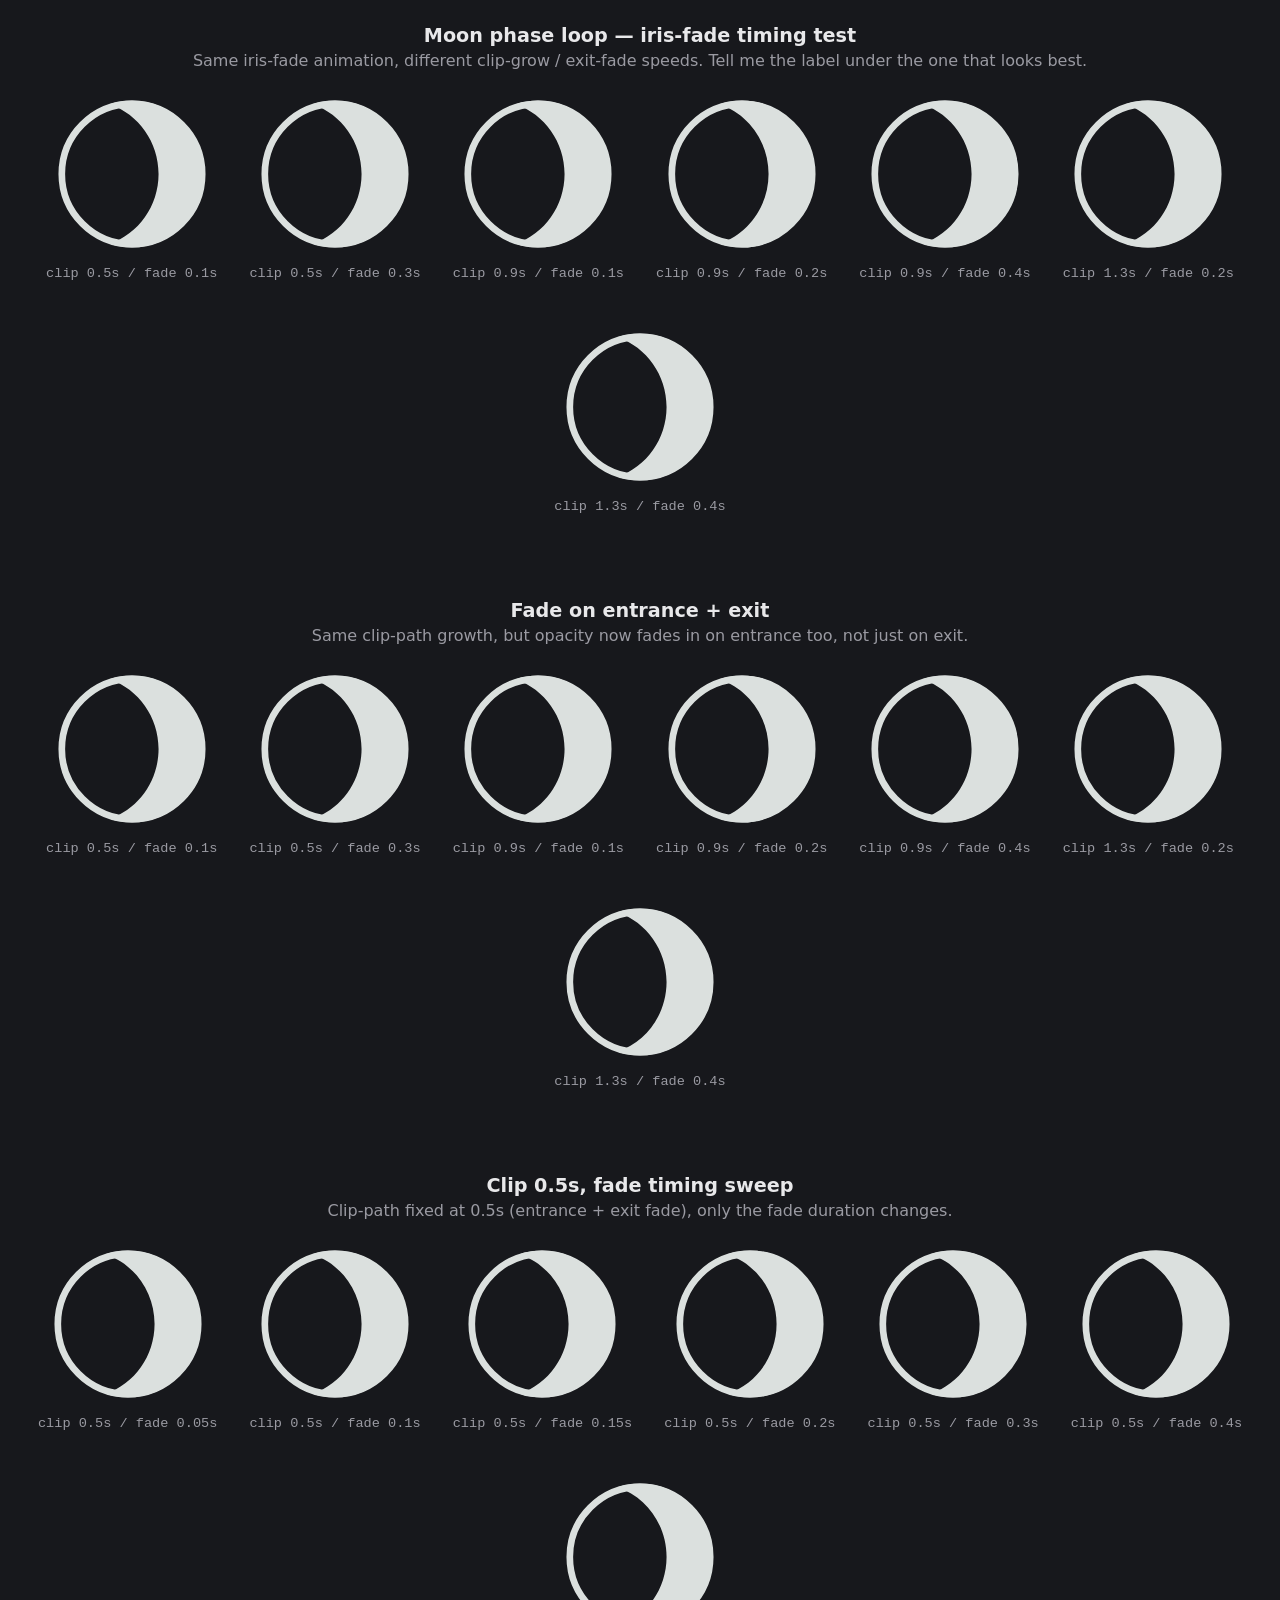
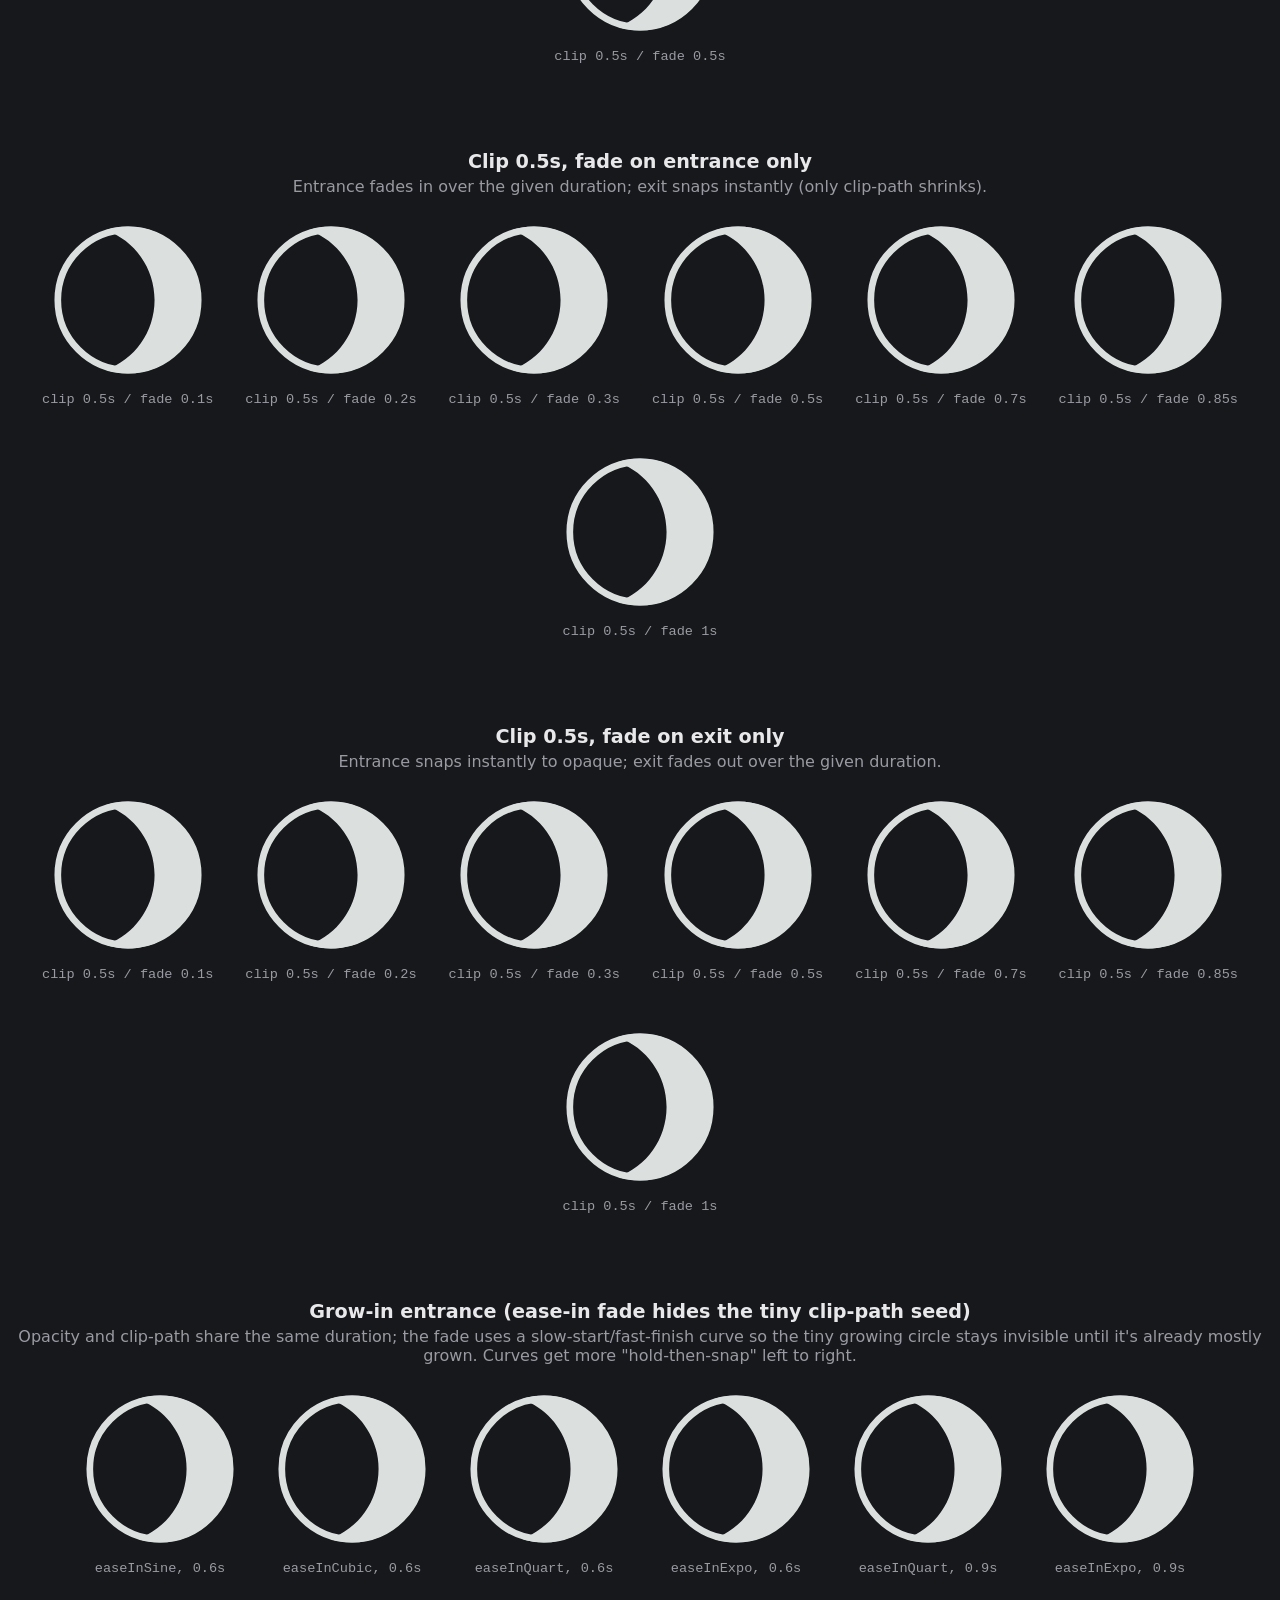
<file: moon-phases/index.html>
<!DOCTYPE html>
<html lang="en">
<head>
<meta charset="UTF-8">
<title>Moon Phases - Iris Fade Timing Test</title>
<link rel="stylesheet" href="style.css">
</head>
<body>
  <h1>Moon phase loop &mdash; iris-fade timing test</h1>
  <p class="intro">Same iris-fade animation, different clip-grow / exit-fade speeds. Tell me the label under the one that looks best.</p>
  <div class="gallery">

    <div class="demo">
      <div class="moon-stack style-iris-fade" style="--clip-duration: 0.5s; --fade-duration: 0.1s;"></div>
      <p class="label">clip 0.5s / fade 0.1s</p>
    </div>

    <div class="demo">
      <div class="moon-stack style-iris-fade" style="--clip-duration: 0.5s; --fade-duration: 0.3s;"></div>
      <p class="label">clip 0.5s / fade 0.3s</p>
    </div>

    <div class="demo">
      <div class="moon-stack style-iris-fade" style="--clip-duration: 0.9s; --fade-duration: 0.1s;"></div>
      <p class="label">clip 0.9s / fade 0.1s</p>
    </div>

    <div class="demo">
      <div class="moon-stack style-iris-fade" style="--clip-duration: 0.9s; --fade-duration: 0.2s;"></div>
      <p class="label">clip 0.9s / fade 0.2s</p>
    </div>

    <div class="demo">
      <div class="moon-stack style-iris-fade" style="--clip-duration: 0.9s; --fade-duration: 0.4s;"></div>
      <p class="label">clip 0.9s / fade 0.4s</p>
    </div>

    <div class="demo">
      <div class="moon-stack style-iris-fade" style="--clip-duration: 1.3s; --fade-duration: 0.2s;"></div>
      <p class="label">clip 1.3s / fade 0.2s</p>
    </div>

    <div class="demo">
      <div class="moon-stack style-iris-fade" style="--clip-duration: 1.3s; --fade-duration: 0.4s;"></div>
      <p class="label">clip 1.3s / fade 0.4s</p>
    </div>

  </div>

  <h1>Fade on entrance + exit</h1>
  <p class="intro">Same clip-path growth, but opacity now fades in on entrance too, not just on exit.</p>
  <div class="gallery">

    <div class="demo">
      <div class="moon-stack style-iris-fade-both" style="--clip-duration: 0.5s; --fade-duration: 0.1s;"></div>
      <p class="label">clip 0.5s / fade 0.1s</p>
    </div>

    <div class="demo">
      <div class="moon-stack style-iris-fade-both" style="--clip-duration: 0.5s; --fade-duration: 0.3s;"></div>
      <p class="label">clip 0.5s / fade 0.3s</p>
    </div>

    <div class="demo">
      <div class="moon-stack style-iris-fade-both" style="--clip-duration: 0.9s; --fade-duration: 0.1s;"></div>
      <p class="label">clip 0.9s / fade 0.1s</p>
    </div>

    <div class="demo">
      <div class="moon-stack style-iris-fade-both" style="--clip-duration: 0.9s; --fade-duration: 0.2s;"></div>
      <p class="label">clip 0.9s / fade 0.2s</p>
    </div>

    <div class="demo">
      <div class="moon-stack style-iris-fade-both" style="--clip-duration: 0.9s; --fade-duration: 0.4s;"></div>
      <p class="label">clip 0.9s / fade 0.4s</p>
    </div>

    <div class="demo">
      <div class="moon-stack style-iris-fade-both" style="--clip-duration: 1.3s; --fade-duration: 0.2s;"></div>
      <p class="label">clip 1.3s / fade 0.2s</p>
    </div>

    <div class="demo">
      <div class="moon-stack style-iris-fade-both" style="--clip-duration: 1.3s; --fade-duration: 0.4s;"></div>
      <p class="label">clip 1.3s / fade 0.4s</p>
    </div>

  </div>

  <h1>Clip 0.5s, fade timing sweep</h1>
  <p class="intro">Clip-path fixed at 0.5s (entrance + exit fade), only the fade duration changes.</p>
  <div class="gallery">

    <div class="demo">
      <div class="moon-stack style-iris-fade-both" style="--clip-duration: 0.5s; --fade-duration: 0.05s;"></div>
      <p class="label">clip 0.5s / fade 0.05s</p>
    </div>

    <div class="demo">
      <div class="moon-stack style-iris-fade-both" style="--clip-duration: 0.5s; --fade-duration: 0.1s;"></div>
      <p class="label">clip 0.5s / fade 0.1s</p>
    </div>

    <div class="demo">
      <div class="moon-stack style-iris-fade-both" style="--clip-duration: 0.5s; --fade-duration: 0.15s;"></div>
      <p class="label">clip 0.5s / fade 0.15s</p>
    </div>

    <div class="demo">
      <div class="moon-stack style-iris-fade-both" style="--clip-duration: 0.5s; --fade-duration: 0.2s;"></div>
      <p class="label">clip 0.5s / fade 0.2s</p>
    </div>

    <div class="demo">
      <div class="moon-stack style-iris-fade-both" style="--clip-duration: 0.5s; --fade-duration: 0.3s;"></div>
      <p class="label">clip 0.5s / fade 0.3s</p>
    </div>

    <div class="demo">
      <div class="moon-stack style-iris-fade-both" style="--clip-duration: 0.5s; --fade-duration: 0.4s;"></div>
      <p class="label">clip 0.5s / fade 0.4s</p>
    </div>

    <div class="demo">
      <div class="moon-stack style-iris-fade-both" style="--clip-duration: 0.5s; --fade-duration: 0.5s;"></div>
      <p class="label">clip 0.5s / fade 0.5s</p>
    </div>

  </div>

  <h1>Clip 0.5s, fade on entrance only</h1>
  <p class="intro">Entrance fades in over the given duration; exit snaps instantly (only clip-path shrinks).</p>
  <div class="gallery">

    <div class="demo">
      <div class="moon-stack style-iris-fade-entrance" style="--clip-duration: 0.5s; --fade-duration: 0.1s;"></div>
      <p class="label">clip 0.5s / fade 0.1s</p>
    </div>

    <div class="demo">
      <div class="moon-stack style-iris-fade-entrance" style="--clip-duration: 0.5s; --fade-duration: 0.2s;"></div>
      <p class="label">clip 0.5s / fade 0.2s</p>
    </div>

    <div class="demo">
      <div class="moon-stack style-iris-fade-entrance" style="--clip-duration: 0.5s; --fade-duration: 0.3s;"></div>
      <p class="label">clip 0.5s / fade 0.3s</p>
    </div>

    <div class="demo">
      <div class="moon-stack style-iris-fade-entrance" style="--clip-duration: 0.5s; --fade-duration: 0.5s;"></div>
      <p class="label">clip 0.5s / fade 0.5s</p>
    </div>

    <div class="demo">
      <div class="moon-stack style-iris-fade-entrance" style="--clip-duration: 0.5s; --fade-duration: 0.7s;"></div>
      <p class="label">clip 0.5s / fade 0.7s</p>
    </div>

    <div class="demo">
      <div class="moon-stack style-iris-fade-entrance" style="--clip-duration: 0.5s; --fade-duration: 0.85s;"></div>
      <p class="label">clip 0.5s / fade 0.85s</p>
    </div>

    <div class="demo">
      <div class="moon-stack style-iris-fade-entrance" style="--clip-duration: 0.5s; --fade-duration: 1s;"></div>
      <p class="label">clip 0.5s / fade 1s</p>
    </div>

  </div>

  <h1>Clip 0.5s, fade on exit only</h1>
  <p class="intro">Entrance snaps instantly to opaque; exit fades out over the given duration.</p>
  <div class="gallery">

    <div class="demo">
      <div class="moon-stack style-iris-fade" style="--clip-duration: 0.5s; --fade-duration: 0.1s;"></div>
      <p class="label">clip 0.5s / fade 0.1s</p>
    </div>

    <div class="demo">
      <div class="moon-stack style-iris-fade" style="--clip-duration: 0.5s; --fade-duration: 0.2s;"></div>
      <p class="label">clip 0.5s / fade 0.2s</p>
    </div>

    <div class="demo">
      <div class="moon-stack style-iris-fade" style="--clip-duration: 0.5s; --fade-duration: 0.3s;"></div>
      <p class="label">clip 0.5s / fade 0.3s</p>
    </div>

    <div class="demo">
      <div class="moon-stack style-iris-fade" style="--clip-duration: 0.5s; --fade-duration: 0.5s;"></div>
      <p class="label">clip 0.5s / fade 0.5s</p>
    </div>

    <div class="demo">
      <div class="moon-stack style-iris-fade" style="--clip-duration: 0.5s; --fade-duration: 0.7s;"></div>
      <p class="label">clip 0.5s / fade 0.7s</p>
    </div>

    <div class="demo">
      <div class="moon-stack style-iris-fade" style="--clip-duration: 0.5s; --fade-duration: 0.85s;"></div>
      <p class="label">clip 0.5s / fade 0.85s</p>
    </div>

    <div class="demo">
      <div class="moon-stack style-iris-fade" style="--clip-duration: 0.5s; --fade-duration: 1s;"></div>
      <p class="label">clip 0.5s / fade 1s</p>
    </div>

  </div>

  <h1>Grow-in entrance (ease-in fade hides the tiny clip-path seed)</h1>
  <p class="intro">Opacity and clip-path share the same duration; the fade uses a slow-start/fast-finish curve so the tiny growing circle stays invisible until it's already mostly grown. Curves get more "hold-then-snap" left to right.</p>
  <div class="gallery">

    <div class="demo">
      <div class="moon-stack style-iris-grow" style="--duration: 0.6s; --fade-curve: cubic-bezier(.12,0,.39,0);"></div>
      <p class="label">easeInSine, 0.6s</p>
    </div>

    <div class="demo">
      <div class="moon-stack style-iris-grow" style="--duration: 0.6s; --fade-curve: cubic-bezier(.32,0,.67,0);"></div>
      <p class="label">easeInCubic, 0.6s</p>
    </div>

    <div class="demo">
      <div class="moon-stack style-iris-grow" style="--duration: 0.6s; --fade-curve: cubic-bezier(.5,0,.75,0);"></div>
      <p class="label">easeInQuart, 0.6s</p>
    </div>

    <div class="demo">
      <div class="moon-stack style-iris-grow" style="--duration: 0.6s; --fade-curve: cubic-bezier(.7,0,.84,0);"></div>
      <p class="label">easeInExpo, 0.6s</p>
    </div>

    <div class="demo">
      <div class="moon-stack style-iris-grow" style="--duration: 0.9s; --fade-curve: cubic-bezier(.5,0,.75,0);"></div>
      <p class="label">easeInQuart, 0.9s</p>
    </div>

    <div class="demo">
      <div class="moon-stack style-iris-grow" style="--duration: 0.9s; --fade-curve: cubic-bezier(.7,0,.84,0);"></div>
      <p class="label">easeInExpo, 0.9s</p>
    </div>

  </div>
  <script src="animation.js"></script>
</body>
</html>
</file>
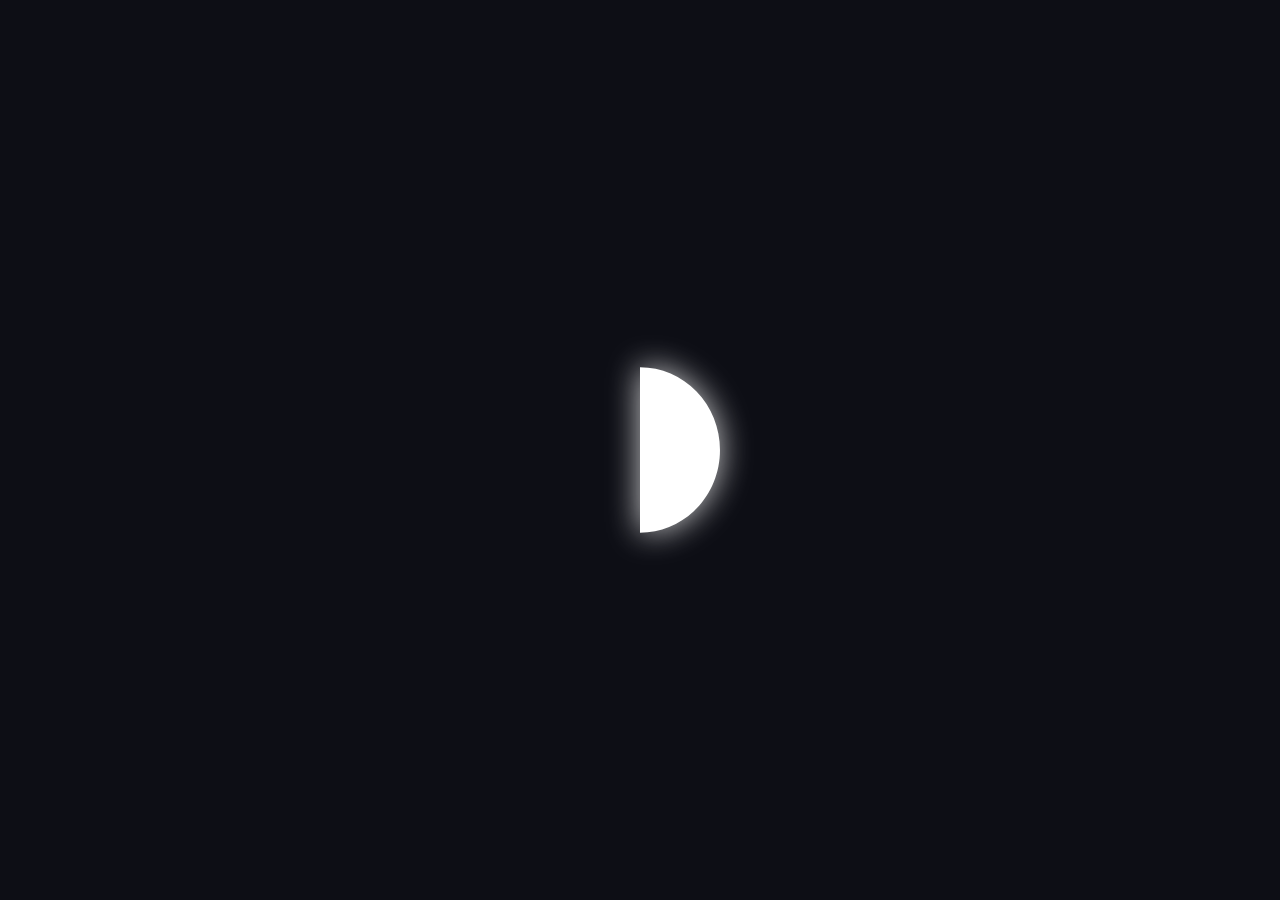
<file: app/src/main/assets/moon-phases/app_opening.html>
<!DOCTYPE html>
<html lang="en">
<head>
<meta charset="UTF-8">
<meta name="viewport" content="width=device-width, initial-scale=1.0">
<title>Moon Phase Animation</title>
<style>
  * {
    box-sizing: border-box;
    margin: 0;
    padding: 0;
  }
  html, body {
    width: 100%;
    height: 100%;
    margin: 0;
    padding: 0;
    background-color: #0D0E15;
    overflow: hidden;
    display: flex;
    justify-content: center;
    align-items: center;
  }
  .moon-container {
    position: relative;
    width: 180px;
    height: 180px;
  }
  .moon-frame {
    position: absolute;
    top: 0;
    left: 0;
    width: 100%;
    height: 100%;
    opacity: 0;
    transition: opacity 0.4s ease-in-out;
  }
  .moon-frame.active {
    opacity: 1;
  }
  .moon-frame svg {
    width: 100%;
    height: 100%;
    filter: drop-shadow(0 0 16px rgba(255, 255, 255, 0.8));
  }
</style>
</head>
<body>
  <div class="moon-container" id="moonContainer">
    <!-- Frame 1: Waxing Crescent -->
    <div class="moon-frame active">
      <svg xmlns="http://www.w3.org/2000/svg" viewBox="0 0 220 220">
        <path fill="#FFFFFF" d="M 110.0000 8.8984 C 163.9609 8.8984 207.7578 54.1484 207.7578 109.9766 C 207.7578 136.7969 197.4375 162.5273 179.0977 181.5000 C 160.7617 200.4727 135.9297 211.1016 110.0000 211.1016 C 99.5859 211.0547 89.2734 209.2656 79.3867 205.8359 C 119.4062 192.2266 146.4844 153.5859 146.5312 109.9766 C 146.5312 66.3164 119.2617 27.6211 79.1484 14.0625 C 89.0820 10.6367 99.4922 8.8984 110.0000 8.8984 Z"/>
      </svg>
    </div>

    <!-- Frame 2: First Quarter -->
    <div class="moon-frame">
      <svg xmlns="http://www.w3.org/2000/svg" viewBox="0 0 220 220">
        <path fill="#FFFFFF" d="M 110.0000 8.8984 C 135.9297 8.8984 160.8086 19.5273 179.0977 38.5000 C 197.4375 57.4727 207.7500 83.2031 207.7500 109.9766 C 207.7500 165.8516 164.0078 211.1016 110.0000 211.1016 Z"/>
      </svg>
    </div>

    <!-- Frame 3: Waxing Gibbous -->
    <div class="moon-frame">
      <svg xmlns="http://www.w3.org/2000/svg" viewBox="0 0 220 220">
        <path fill="#FFFFFF" d="M 110.0000 8.8984 C 163.9609 8.8984 207.7500 54.1484 207.7500 109.9766 C 207.7500 136.7969 197.4414 162.5273 179.1016 181.5000 C 160.7695 200.4727 135.9297 211.1016 110.0000 211.1016 C 92.8125 211.0547 75.9492 206.3359 61.1016 197.3438 C 91.2812 179.3633 109.9102 146.0352 110.0000 109.9766 C 109.8711 73.9141 91.2305 40.5859 60.9609 22.5586 C 75.8594 13.6172 92.7617 8.8984 110.0000 8.8984 Z"/>
      </svg>
    </div>

    <!-- Frame 4: Full Moon -->
    <div class="moon-frame">
      <svg xmlns="http://www.w3.org/2000/svg" viewBox="0 0 220 220">
        <path fill="#FFFFFF" d="M 211.0977 109.9766 C 211.0977 165.8516 165.8086 211.1016 110.0000 211.1016 C 83.1797 211.1016 57.4492 200.4727 38.4805 181.5000 C 19.5195 162.5273 8.8906 136.7969 8.8906 109.9766 C 8.8906 83.2031 19.5195 57.4727 38.4805 38.5000 C 57.4492 19.5273 83.1797 8.8984 110.0000 8.8984 C 165.8086 8.8984 211.0977 54.1484 211.0977 109.9766 Z"/>
      </svg>
    </div>

    <!-- Frame 5: Waning Gibbous -->
    <div class="moon-frame">
      <svg xmlns="http://www.w3.org/2000/svg" viewBox="0 0 220 220">
        <path fill="#FFFFFF" d="M 110.0000 8.8984 C 56.0000 8.8984 12.2500 54.1484 12.2500 109.9766 C 12.2500 136.7969 22.5195 162.5273 40.8594 181.5000 C 59.1992 200.4727 84.0781 211.1016 110.0000 211.1016 C 127.1992 211.0547 144.0586 206.3359 158.8594 197.3438 C 128.6797 179.3633 110.0508 146.0352 110.0000 109.9766 C 110.0000 73.9141 128.7695 40.5859 159.0000 22.5586 C 144.1484 13.6172 127.1992 8.8984 110.0000 8.8984 Z"/>
      </svg>
    </div>

    <!-- Frame 6: Last Quarter -->
    <div class="moon-frame">
      <svg xmlns="http://www.w3.org/2000/svg" viewBox="0 0 220 220">
        <path fill="#FFFFFF" d="M 110.0000 8.8984 C 84.0703 8.8984 59.1914 19.5273 40.8516 38.5000 C 22.5117 57.4727 12.2500 83.2031 12.2500 109.9766 C 12.2500 165.8516 56.0000 211.1016 110.0000 211.1016 Z"/>
      </svg>
    </div>

    <!-- Frame 7: Waning Crescent -->
    <div class="moon-frame">
      <svg xmlns="http://www.w3.org/2000/svg" viewBox="0 0 220 220">
        <path fill="#FFFFFF" d="M 110.0000 8.8984 C 56.0391 8.8984 12.2500 54.1484 12.2500 109.9766 C 12.2500 136.7969 22.5703 162.5273 40.9102 181.5000 C 59.2500 200.4727 84.0781 211.1016 110.0000 211.1016 C 120.4141 211.0547 130.7266 209.2656 140.6133 205.8359 C 100.5938 192.2266 73.5156 153.5859 73.4688 109.9766 C 73.4688 66.3164 100.7383 27.6211 140.8516 14.0625 C 130.9180 10.6367 120.5078 8.8984 110.0000 8.8984 Z"/>
      </svg>
    </div>
  </div>

  <script>
    const frames = document.querySelectorAll('.moon-frame');
    let currentIndex = 0;

    setInterval(() => {
      frames[currentIndex].classList.remove('active');
      currentIndex = (currentIndex + 1) % frames.length;
      frames[currentIndex].classList.add('active');
    }, 600);
  </script>
</body>
</html>
</file>
<file: moon-phases/style.css>
html, body {
  min-height: 100%;
  margin: 0;
  background: #17181c;
  color: #e8e8ea;
  font-family: system-ui, sans-serif;
}

:root {
  /* how long the outgoing frame holds, fully static, before the next frame
     starts growing on top of it — override per demo via inline style */
  --hold-duration: 0.15s;
}

h1 {
  text-align: center;
  font-size: 1.2rem;
  font-weight: 600;
  margin: 24px 0 4px;
}

.intro {
  text-align: center;
  color: #9a9aa2;
  margin: 0 0 24px;
}

.gallery {
  display: flex;
  flex-wrap: wrap;
  justify-content: center;
  gap: 32px;
  padding: 0 24px 48px;
}

.demo {
  display: flex;
  flex-direction: column;
  align-items: center;
}

.label {
  margin-top: 12px;
  font-family: ui-monospace, "SF Mono", Menlo, monospace;
  font-size: 0.85rem;
  color: #9a9aa2;
}

.moon-stack {
  position: relative;
  width: 160px;
  height: 160px;
  perspective: 600px;
}

.moon-frame {
  position: absolute;
  inset: 0;
  width: 100%;
  height: 100%;
  filter: invert(1);
}

/* iris-fade: clip-path grows/shrinks on both ends, but opacity only fades on the
   way out (exit) — entry snaps straight to fully opaque so growth reads clean,
   while the outgoing phase fades away fast as it shrinks to hide the clip edge.
   --clip-duration and --fade-duration are set per demo card to test timings. */
.style-iris-fade {
  --clip-duration: 0.9s;
  --fade-duration: 0.2s;
}
.style-iris-fade .moon-frame {
  opacity: 0;
  clip-path: circle(0% at 50% 50%);
  transition: opacity var(--fade-duration) ease-in-out, clip-path var(--clip-duration) ease-in-out;
}
.style-iris-fade .moon-frame.active {
  opacity: 1;
  clip-path: circle(75% at 50% 50%);
  transition: opacity 0s, clip-path var(--clip-duration) ease-in-out;
}

/* iris-fade-entrance: opposite of iris-fade — entrance fades in, but exit
   snaps straight to invisible (only the clip-path shrink is visible on exit). */
.style-iris-fade-entrance {
  --clip-duration: 0.9s;
  --fade-duration: 0.2s;
}
.style-iris-fade-entrance .moon-frame {
  opacity: 0;
  clip-path: circle(0% at 50% 50%);
  transition: opacity 0s, clip-path var(--clip-duration) ease-in-out;
}
.style-iris-fade-entrance .moon-frame.active {
  opacity: 1;
  clip-path: circle(75% at 50% 50%);
  transition: opacity var(--fade-duration) ease-in-out, clip-path var(--clip-duration) ease-in-out;
}

/* iris-fade-both: same clip-path growth, but opacity fades on BOTH entrance
   and exit (symmetric), instead of snapping straight to opaque on entry. */
.style-iris-fade-both {
  --clip-duration: 0.9s;
  --fade-duration: 0.2s;
}
.style-iris-fade-both .moon-frame {
  opacity: 0;
  clip-path: circle(0% at 50% 50%);
  transition: opacity var(--fade-duration) ease-in-out, clip-path var(--clip-duration) ease-in-out;
}
.style-iris-fade-both .moon-frame.active {
  opacity: 1;
  clip-path: circle(75% at 50% 50%);
  transition: opacity var(--fade-duration) ease-in-out, clip-path var(--clip-duration) ease-in-out;
}

/* iris-grow: opacity and clip-path share one duration, and the fade uses a
   slow-start/fast-finish curve. Opacity stays near 0 while the clip circle
   is still tiny, hiding it — the frame only becomes visible once it's
   already mostly grown, so it reads as materializing rather than a dot
   expanding. --fade-curve controls how late/abrupt the reveal feels. */
.style-iris-grow {
  --duration: 0.6s;
  --fade-curve: cubic-bezier(0.5, 0, 0.75, 0); /* easeInQuart */
}
.style-iris-grow .moon-frame {
  opacity: 0;
  clip-path: circle(0% at 50% 50%);
  transition: opacity 0s, clip-path var(--duration) ease-in-out;
}
.style-iris-grow .moon-frame.active {
  opacity: 1;
  clip-path: circle(75% at 50% 50%);
  transition: opacity var(--duration) var(--fade-curve), clip-path var(--duration) ease-in-out;
}
</file>
